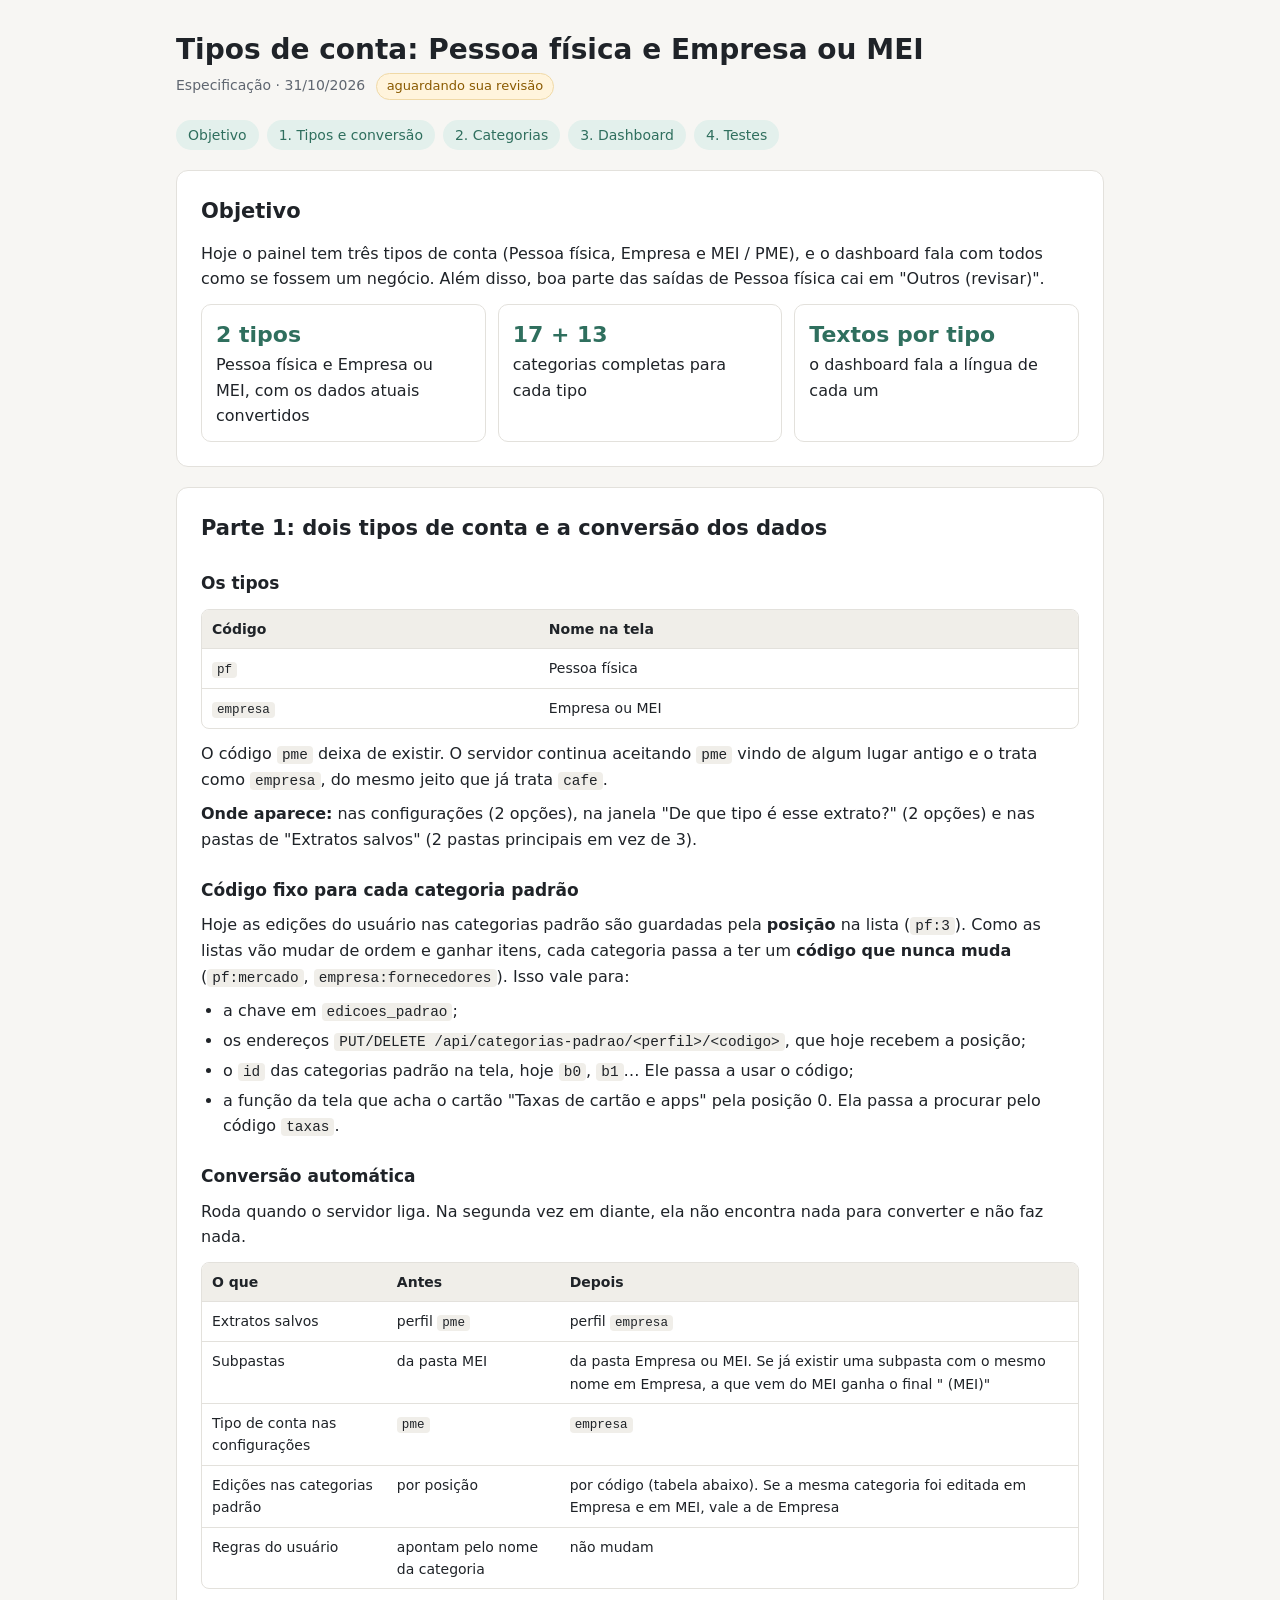
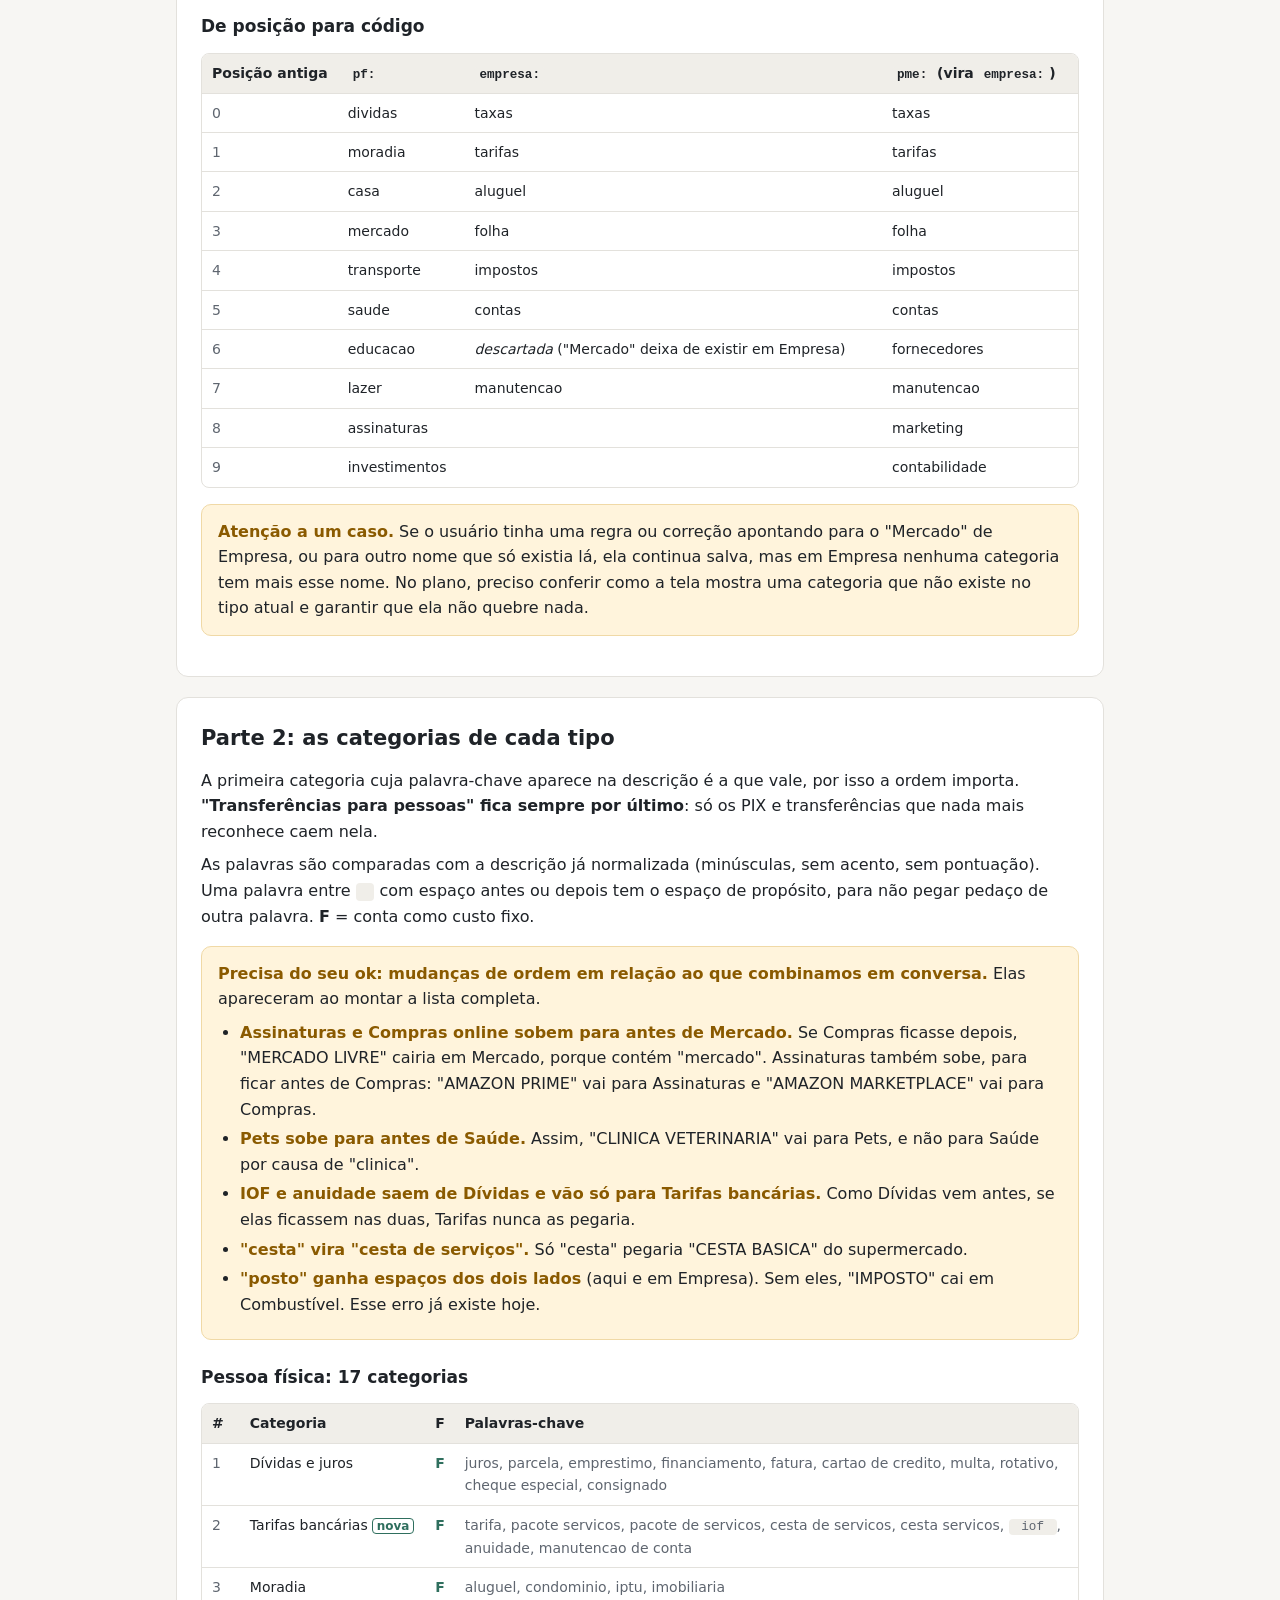
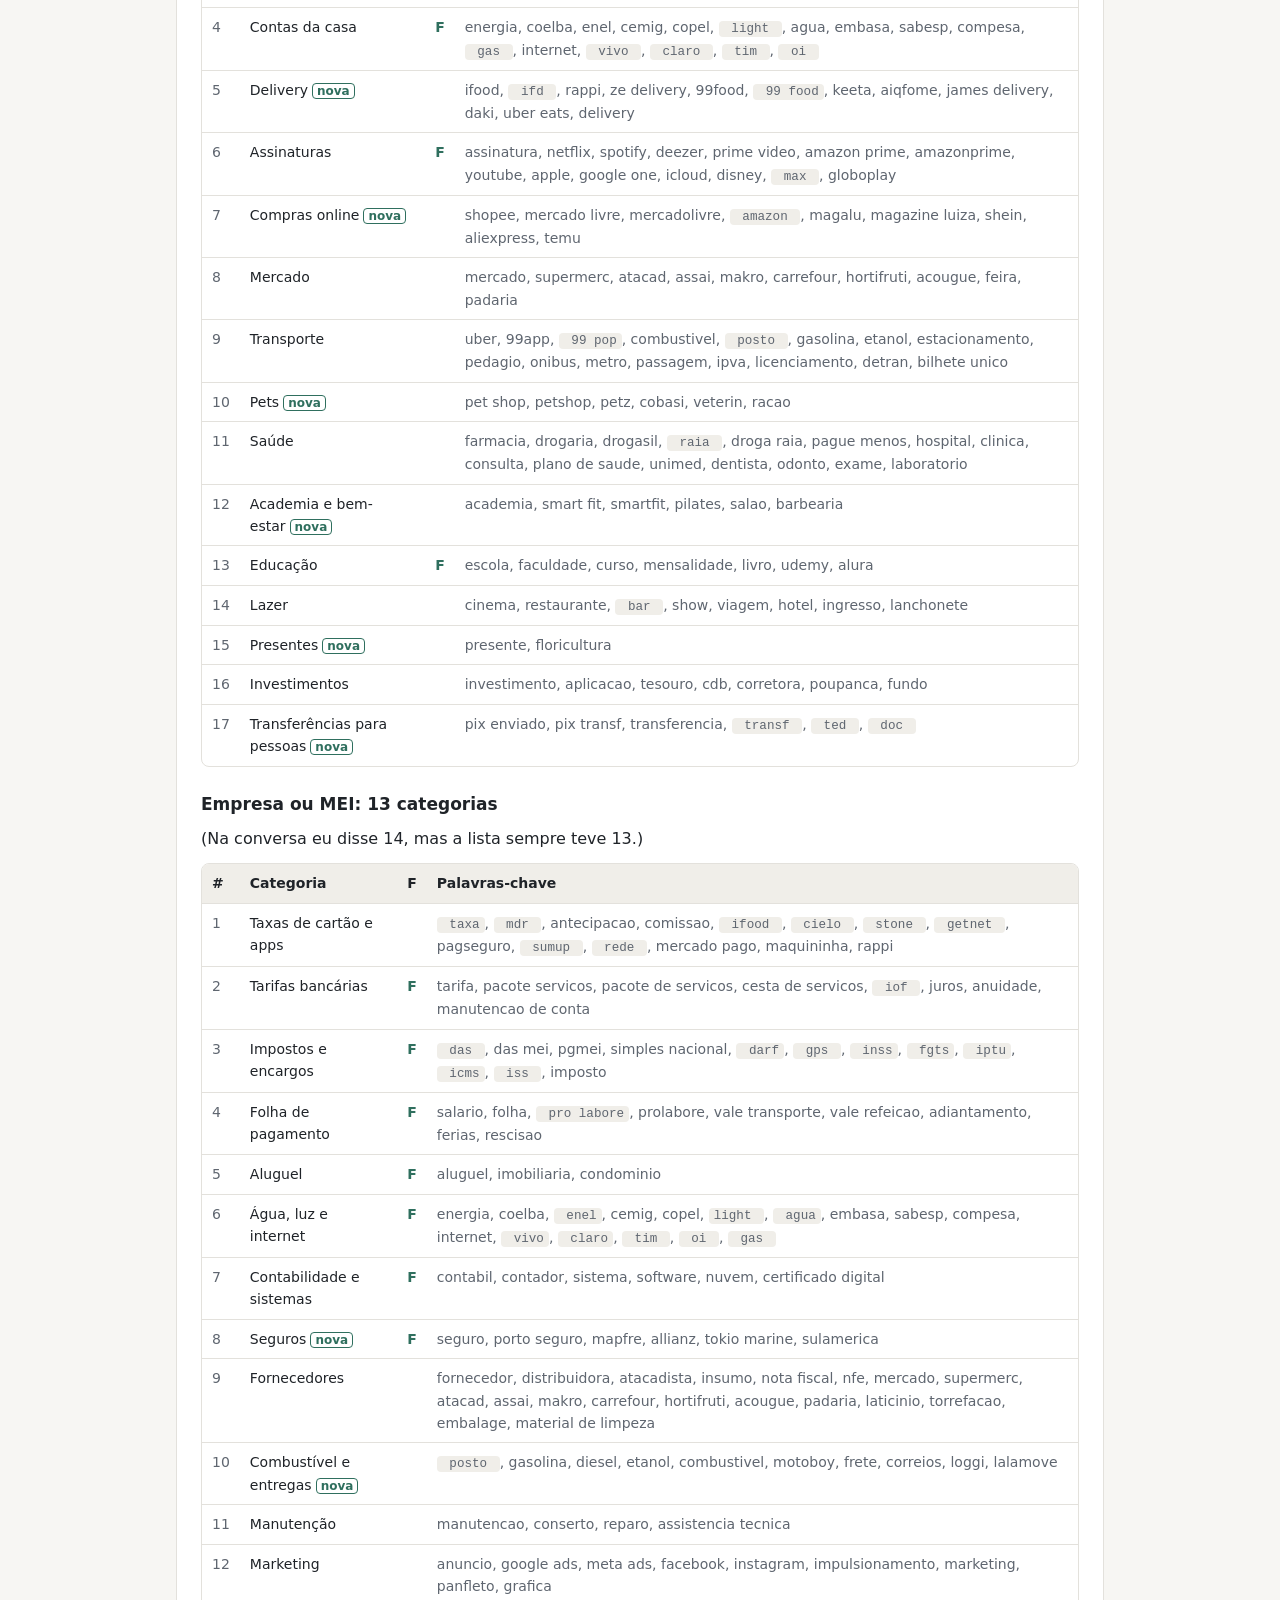
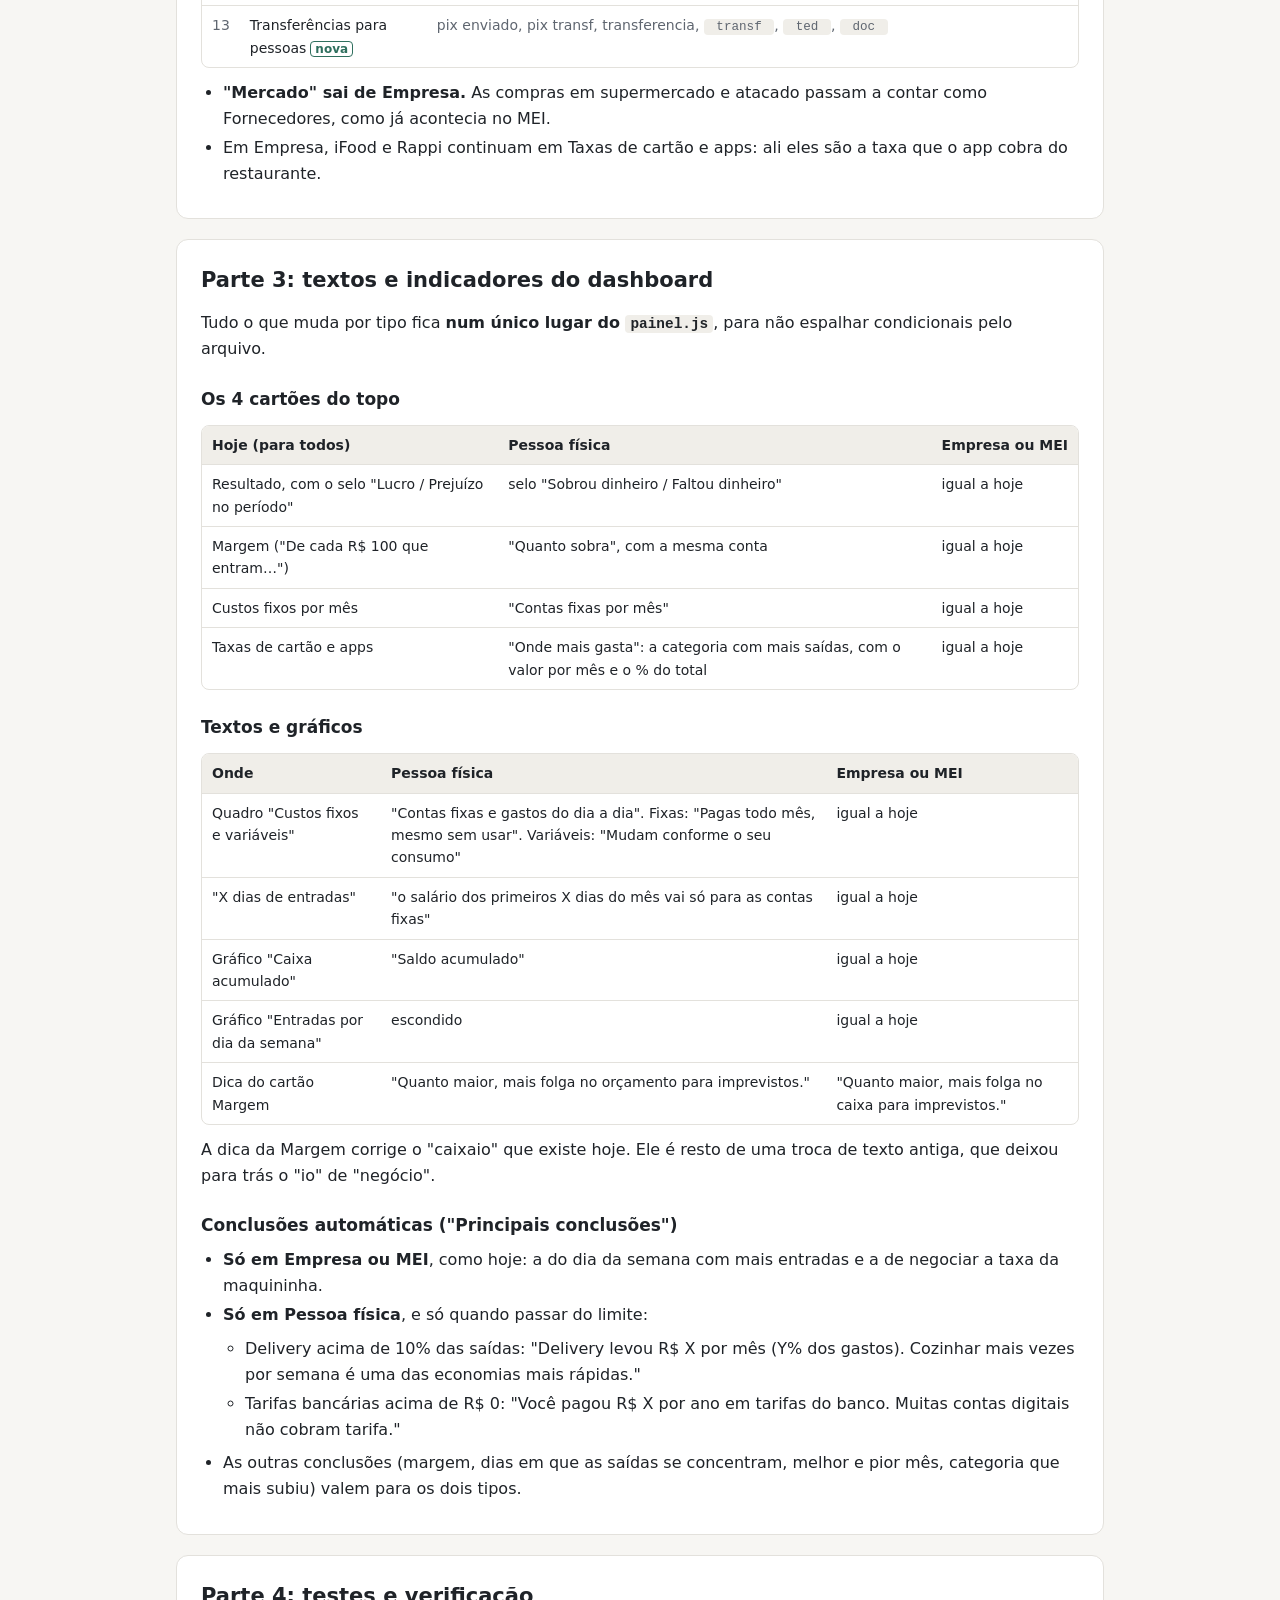
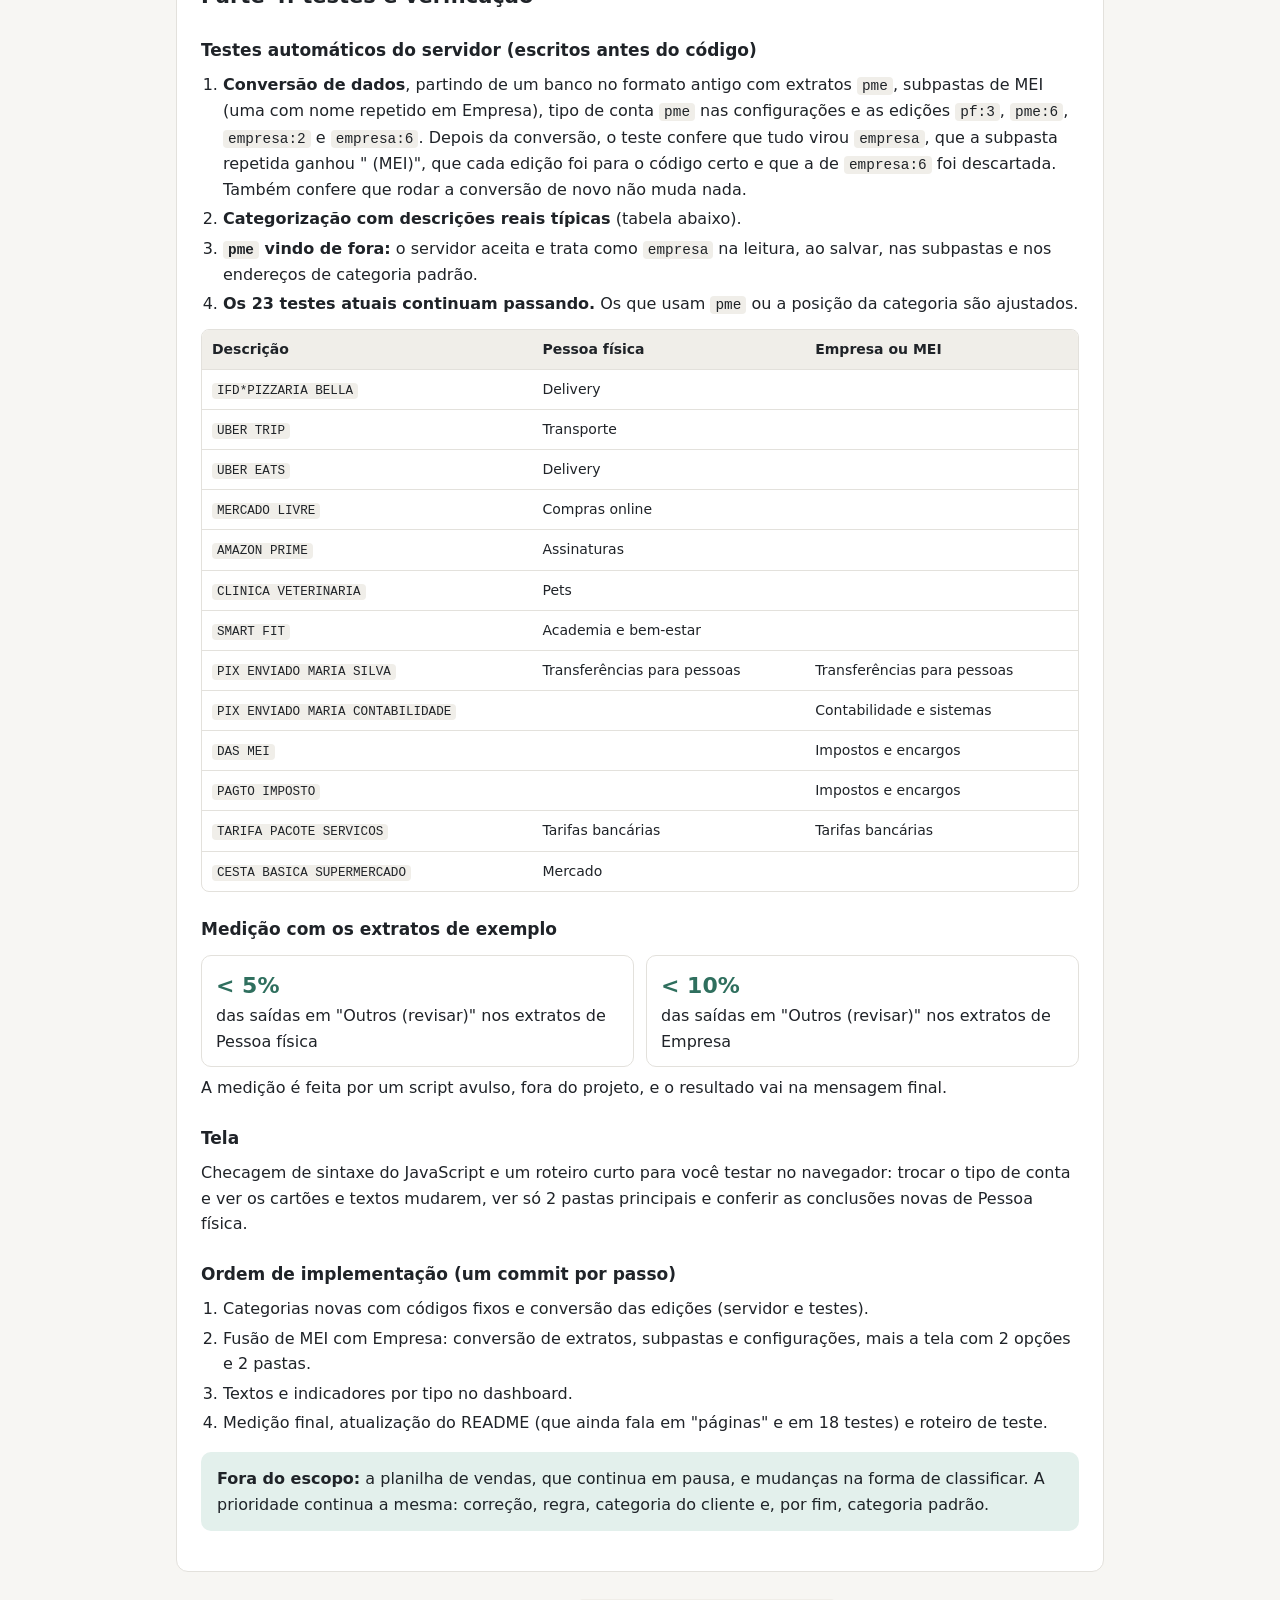
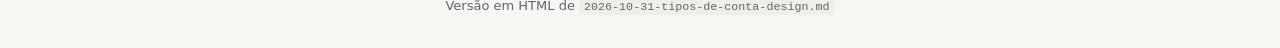
<file: docs/superpowers/specs/2026-10-31-tipos-de-conta-design.html>
<!doctype html>
<html lang="pt-BR">
<head>
<meta charset="utf-8">
<meta name="viewport" content="width=device-width, initial-scale=1">
<title>Tipos de conta</title>
<style>
:root{
  --bg:#f7f6f3; --card:#ffffff; --text:#1f2328; --muted:#5f6670; --line:#e3e1dc;
  --accent:#2f6f5e; --accent-soft:#e3f0ec; --warn:#8a5a00; --warn-soft:#fff4dc; --warn-line:#f0d9a6;
  --code:#f0eee9; --new:#2f6f5e;
}
@media (prefers-color-scheme: dark){
  :root:not([data-theme="light"]){
    --bg:#16181b; --card:#1e2125; --text:#e6e6e3; --muted:#a0a6ad; --line:#30343a;
    --accent:#7cc3ad; --accent-soft:#1f3530; --warn:#f0c46a; --warn-soft:#2e2715; --warn-line:#5a4a22;
    --code:#2a2e33; --new:#7cc3ad;
  }
}
:root[data-theme="dark"]{
  --bg:#16181b; --card:#1e2125; --text:#e6e6e3; --muted:#a0a6ad; --line:#30343a;
  --accent:#7cc3ad; --accent-soft:#1f3530; --warn:#f0c46a; --warn-soft:#2e2715; --warn-line:#5a4a22;
  --code:#2a2e33; --new:#7cc3ad;
}
*{box-sizing:border-box}
body{margin:0;background:var(--bg);color:var(--text);font:16px/1.6 system-ui,-apple-system,"Segoe UI",Roboto,sans-serif}
.wrap{max-width:960px;margin:0 auto;padding:32px 16px 64px}
header h1{font-size:28px;line-height:1.25;margin:0 0 6px}
.meta{color:var(--muted);font-size:14px}
.status{display:inline-block;background:var(--warn-soft);color:var(--warn);border:1px solid var(--warn-line);border-radius:999px;padding:2px 10px;font-size:13px;margin-left:6px}
nav{margin:20px 0 8px;display:flex;flex-wrap:wrap;gap:8px}
nav a{color:var(--accent);background:var(--accent-soft);text-decoration:none;font-size:14px;padding:4px 12px;border-radius:999px}
section{background:var(--card);border:1px solid var(--line);border-radius:12px;padding:24px;margin-top:20px}
h2{font-size:21px;margin:0 0 12px}
h3{font-size:17px;margin:24px 0 8px}
p{margin:8px 0}
ul,ol{padding-left:22px;margin:8px 0}
li{margin:4px 0}
.table{overflow-x:auto;margin:12px 0;border:1px solid var(--line);border-radius:8px}
table{border-collapse:collapse;width:100%;font-size:14px}
th,td{text-align:left;vertical-align:top;padding:8px 10px;border-bottom:1px solid var(--line)}
th{background:var(--code);font-weight:600;white-space:nowrap}
tr:last-child td{border-bottom:0}
td.n{color:var(--muted);width:1%;white-space:nowrap}
td.f{text-align:center;font-weight:600;color:var(--accent)}
code{background:var(--code);border-radius:4px;padding:1px 5px;font-size:.9em;font-family:ui-monospace,Consolas,monospace;white-space:pre}
.kw{color:var(--muted)}
.new{color:var(--new);font-weight:600;font-size:12px;border:1px solid currentColor;border-radius:4px;padding:0 4px;margin-left:4px;white-space:nowrap}
.box{border-radius:10px;padding:14px 16px;margin:16px 0}
.box.warn{background:var(--warn-soft);border:1px solid var(--warn-line)}
.box.warn strong:first-child{color:var(--warn)}
.box.info{background:var(--accent-soft)}
.goals{display:grid;grid-template-columns:repeat(auto-fit,minmax(220px,1fr));gap:12px;margin-top:12px}
.goal{border:1px solid var(--line);border-radius:10px;padding:12px 14px}
.goal b{display:block;color:var(--accent);font-size:22px}
footer{color:var(--muted);font-size:13px;margin-top:24px;text-align:center}
</style>
</head>
<body>
<div class="wrap">

<header>
  <h1>Tipos de conta: Pessoa física e Empresa ou MEI</h1>
  <div class="meta">Especificação · 31/10/2026 <span class="status">aguardando sua revisão</span></div>
  <nav>
    <a href="#objetivo">Objetivo</a>
    <a href="#p1">1. Tipos e conversão</a>
    <a href="#p2">2. Categorias</a>
    <a href="#p3">3. Dashboard</a>
    <a href="#p4">4. Testes</a>
  </nav>
</header>

<section id="objetivo">
  <h2>Objetivo</h2>
  <p>Hoje o painel tem três tipos de conta (Pessoa física, Empresa e MEI / PME), e o dashboard fala com todos como se fossem um negócio. Além disso, boa parte das saídas de Pessoa física cai em "Outros (revisar)".</p>
  <div class="goals">
    <div class="goal"><b>2 tipos</b>Pessoa física e Empresa ou MEI, com os dados atuais convertidos</div>
    <div class="goal"><b>17 + 13</b>categorias completas para cada tipo</div>
    <div class="goal"><b>Textos por tipo</b>o dashboard fala a língua de cada um</div>
  </div>
</section>

<section id="p1">
  <h2>Parte 1: dois tipos de conta e a conversão dos dados</h2>
  <h3>Os tipos</h3>
  <div class="table"><table>
    <tr><th>Código</th><th>Nome na tela</th></tr>
    <tr><td><code>pf</code></td><td>Pessoa física</td></tr>
    <tr><td><code>empresa</code></td><td>Empresa ou MEI</td></tr>
  </table></div>
  <p>O código <code>pme</code> deixa de existir. O servidor continua aceitando <code>pme</code> vindo de algum lugar antigo e o trata como <code>empresa</code>, do mesmo jeito que já trata <code>cafe</code>.</p>
  <p><strong>Onde aparece:</strong> nas configurações (2 opções), na janela "De que tipo é esse extrato?" (2 opções) e nas pastas de "Extratos salvos" (2 pastas principais em vez de 3).</p>

  <h3>Código fixo para cada categoria padrão</h3>
  <p>Hoje as edições do usuário nas categorias padrão são guardadas pela <strong>posição</strong> na lista (<code>pf:3</code>). Como as listas vão mudar de ordem e ganhar itens, cada categoria passa a ter um <strong>código que nunca muda</strong> (<code>pf:mercado</code>, <code>empresa:fornecedores</code>). Isso vale para:</p>
  <ul>
    <li>a chave em <code>edicoes_padrao</code>;</li>
    <li>os endereços <code>PUT/DELETE /api/categorias-padrao/&lt;perfil&gt;/&lt;codigo&gt;</code>, que hoje recebem a posição;</li>
    <li>o <code>id</code> das categorias padrão na tela, hoje <code>b0</code>, <code>b1</code>… Ele passa a usar o código;</li>
    <li>a função da tela que acha o cartão "Taxas de cartão e apps" pela posição 0. Ela passa a procurar pelo código <code>taxas</code>.</li>
  </ul>

  <h3>Conversão automática</h3>
  <p>Roda quando o servidor liga. Na segunda vez em diante, ela não encontra nada para converter e não faz nada.</p>
  <div class="table"><table>
    <tr><th>O que</th><th>Antes</th><th>Depois</th></tr>
    <tr><td>Extratos salvos</td><td>perfil <code>pme</code></td><td>perfil <code>empresa</code></td></tr>
    <tr><td>Subpastas</td><td>da pasta MEI</td><td>da pasta Empresa ou MEI. Se já existir uma subpasta com o mesmo nome em Empresa, a que vem do MEI ganha o final " (MEI)"</td></tr>
    <tr><td>Tipo de conta nas configurações</td><td><code>pme</code></td><td><code>empresa</code></td></tr>
    <tr><td>Edições nas categorias padrão</td><td>por posição</td><td>por código (tabela abaixo). Se a mesma categoria foi editada em Empresa e em MEI, vale a de Empresa</td></tr>
    <tr><td>Regras do usuário</td><td>apontam pelo nome da categoria</td><td>não mudam</td></tr>
  </table></div>

  <h3>De posição para código</h3>
  <div class="table"><table>
    <tr><th>Posição antiga</th><th><code>pf:</code></th><th><code>empresa:</code></th><th><code>pme:</code> (vira <code>empresa:</code>)</th></tr>
    <tr><td class="n">0</td><td>dividas</td><td>taxas</td><td>taxas</td></tr>
    <tr><td class="n">1</td><td>moradia</td><td>tarifas</td><td>tarifas</td></tr>
    <tr><td class="n">2</td><td>casa</td><td>aluguel</td><td>aluguel</td></tr>
    <tr><td class="n">3</td><td>mercado</td><td>folha</td><td>folha</td></tr>
    <tr><td class="n">4</td><td>transporte</td><td>impostos</td><td>impostos</td></tr>
    <tr><td class="n">5</td><td>saude</td><td>contas</td><td>contas</td></tr>
    <tr><td class="n">6</td><td>educacao</td><td><em>descartada</em> ("Mercado" deixa de existir em Empresa)</td><td>fornecedores</td></tr>
    <tr><td class="n">7</td><td>lazer</td><td>manutencao</td><td>manutencao</td></tr>
    <tr><td class="n">8</td><td>assinaturas</td><td></td><td>marketing</td></tr>
    <tr><td class="n">9</td><td>investimentos</td><td></td><td>contabilidade</td></tr>
  </table></div>

  <div class="box warn"><strong>Atenção a um caso.</strong> Se o usuário tinha uma regra ou correção apontando para o "Mercado" de Empresa, ou para outro nome que só existia lá, ela continua salva, mas em Empresa nenhuma categoria tem mais esse nome. No plano, preciso conferir como a tela mostra uma categoria que não existe no tipo atual e garantir que ela não quebre nada.</div>
</section>

<section id="p2">
  <h2>Parte 2: as categorias de cada tipo</h2>
  <p>A primeira categoria cuja palavra-chave aparece na descrição é a que vale, por isso a ordem importa. <strong>"Transferências para pessoas" fica sempre por último</strong>: só os PIX e transferências que nada mais reconhece caem nela.</p>
  <p>As palavras são comparadas com a descrição já normalizada (minúsculas, sem acento, sem pontuação). Uma palavra entre <code> </code> com espaço antes ou depois tem o espaço de propósito, para não pegar pedaço de outra palavra. <strong>F</strong> = conta como custo fixo.</p>

  <div class="box warn">
    <strong>Precisa do seu ok: mudanças de ordem em relação ao que combinamos em conversa.</strong> Elas apareceram ao montar a lista completa.
    <ul>
      <li><strong>Assinaturas e Compras online sobem para antes de Mercado.</strong> Se Compras ficasse depois, "MERCADO LIVRE" cairia em Mercado, porque contém "mercado". Assinaturas também sobe, para ficar antes de Compras: "AMAZON PRIME" vai para Assinaturas e "AMAZON MARKETPLACE" vai para Compras.</li>
      <li><strong>Pets sobe para antes de Saúde.</strong> Assim, "CLINICA VETERINARIA" vai para Pets, e não para Saúde por causa de "clinica".</li>
      <li><strong>IOF e anuidade saem de Dívidas e vão só para Tarifas bancárias.</strong> Como Dívidas vem antes, se elas ficassem nas duas, Tarifas nunca as pegaria.</li>
      <li><strong>"cesta" vira "cesta de serviços".</strong> Só "cesta" pegaria "CESTA BASICA" do supermercado.</li>
      <li><strong>"posto" ganha espaços dos dois lados</strong> (aqui e em Empresa). Sem eles, "IMPOSTO" cai em Combustível. Esse erro já existe hoje.</li>
    </ul>
  </div>

  <h3>Pessoa física: 17 categorias</h3>
  <div class="table"><table>
    <tr><th>#</th><th>Categoria</th><th>F</th><th>Palavras-chave</th></tr>
    <tr><td class="n">1</td><td>Dívidas e juros</td><td class="f">F</td><td class="kw">juros, parcela, emprestimo, financiamento, fatura, cartao de credito, multa, rotativo, cheque especial, consignado</td></tr>
    <tr><td class="n">2</td><td>Tarifas bancárias<span class="new">nova</span></td><td class="f">F</td><td class="kw">tarifa, pacote servicos, pacote de servicos, cesta de servicos, cesta servicos, <code> iof </code>, anuidade, manutencao de conta</td></tr>
    <tr><td class="n">3</td><td>Moradia</td><td class="f">F</td><td class="kw">aluguel, condominio, iptu, imobiliaria</td></tr>
    <tr><td class="n">4</td><td>Contas da casa</td><td class="f">F</td><td class="kw">energia, coelba, enel, cemig, copel, <code> light </code>, agua, embasa, sabesp, compesa, <code> gas </code>, internet, <code> vivo </code>, <code> claro </code>, <code> tim </code>, <code> oi </code></td></tr>
    <tr><td class="n">5</td><td>Delivery<span class="new">nova</span></td><td></td><td class="kw">ifood, <code> ifd </code>, rappi, ze delivery, 99food, <code> 99 food</code>, keeta, aiqfome, james delivery, daki, uber eats, delivery</td></tr>
    <tr><td class="n">6</td><td>Assinaturas</td><td class="f">F</td><td class="kw">assinatura, netflix, spotify, deezer, prime video, amazon prime, amazonprime, youtube, apple, google one, icloud, disney, <code> max </code>, globoplay</td></tr>
    <tr><td class="n">7</td><td>Compras online<span class="new">nova</span></td><td></td><td class="kw">shopee, mercado livre, mercadolivre, <code> amazon </code>, magalu, magazine luiza, shein, aliexpress, temu</td></tr>
    <tr><td class="n">8</td><td>Mercado</td><td></td><td class="kw">mercado, supermerc, atacad, assai, makro, carrefour, hortifruti, acougue, feira, padaria</td></tr>
    <tr><td class="n">9</td><td>Transporte</td><td></td><td class="kw">uber, 99app, <code> 99 pop</code>, combustivel, <code> posto </code>, gasolina, etanol, estacionamento, pedagio, onibus, metro, passagem, ipva, licenciamento, detran, bilhete unico</td></tr>
    <tr><td class="n">10</td><td>Pets<span class="new">nova</span></td><td></td><td class="kw">pet shop, petshop, petz, cobasi, veterin, racao</td></tr>
    <tr><td class="n">11</td><td>Saúde</td><td></td><td class="kw">farmacia, drogaria, drogasil, <code> raia </code>, droga raia, pague menos, hospital, clinica, consulta, plano de saude, unimed, dentista, odonto, exame, laboratorio</td></tr>
    <tr><td class="n">12</td><td>Academia e bem-estar<span class="new">nova</span></td><td></td><td class="kw">academia, smart fit, smartfit, pilates, salao, barbearia</td></tr>
    <tr><td class="n">13</td><td>Educação</td><td class="f">F</td><td class="kw">escola, faculdade, curso, mensalidade, livro, udemy, alura</td></tr>
    <tr><td class="n">14</td><td>Lazer</td><td></td><td class="kw">cinema, restaurante, <code> bar </code>, show, viagem, hotel, ingresso, lanchonete</td></tr>
    <tr><td class="n">15</td><td>Presentes<span class="new">nova</span></td><td></td><td class="kw">presente, floricultura</td></tr>
    <tr><td class="n">16</td><td>Investimentos</td><td></td><td class="kw">investimento, aplicacao, tesouro, cdb, corretora, poupanca, fundo</td></tr>
    <tr><td class="n">17</td><td>Transferências para pessoas<span class="new">nova</span></td><td></td><td class="kw">pix enviado, pix transf, transferencia, <code> transf </code>, <code> ted </code>, <code> doc </code></td></tr>
  </table></div>

  <h3>Empresa ou MEI: 13 categorias</h3>
  <p>(Na conversa eu disse 14, mas a lista sempre teve 13.)</p>
  <div class="table"><table>
    <tr><th>#</th><th>Categoria</th><th>F</th><th>Palavras-chave</th></tr>
    <tr><td class="n">1</td><td>Taxas de cartão e apps</td><td></td><td class="kw"><code> taxa</code>, <code> mdr </code>, antecipacao, comissao, <code> ifood </code>, <code> cielo </code>, <code> stone </code>, <code> getnet </code>, pagseguro, <code> sumup </code>, <code> rede </code>, mercado pago, maquininha, rappi</td></tr>
    <tr><td class="n">2</td><td>Tarifas bancárias</td><td class="f">F</td><td class="kw">tarifa, pacote servicos, pacote de servicos, cesta de servicos, <code> iof </code>, juros, anuidade, manutencao de conta</td></tr>
    <tr><td class="n">3</td><td>Impostos e encargos</td><td class="f">F</td><td class="kw"><code> das </code>, das mei, pgmei, simples nacional, <code> darf</code>, <code> gps </code>, <code> inss</code>, <code> fgts</code>, <code> iptu</code>, <code> icms</code>, <code> iss </code>, imposto</td></tr>
    <tr><td class="n">4</td><td>Folha de pagamento</td><td class="f">F</td><td class="kw">salario, folha, <code> pro labore</code>, prolabore, vale transporte, vale refeicao, adiantamento, ferias, rescisao</td></tr>
    <tr><td class="n">5</td><td>Aluguel</td><td class="f">F</td><td class="kw">aluguel, imobiliaria, condominio</td></tr>
    <tr><td class="n">6</td><td>Água, luz e internet</td><td class="f">F</td><td class="kw">energia, coelba, <code> enel</code>, cemig, copel, <code>light </code>, <code> agua</code>, embasa, sabesp, compesa, internet, <code> vivo</code>, <code> claro</code>, <code> tim </code>, <code> oi </code>, <code> gas </code></td></tr>
    <tr><td class="n">7</td><td>Contabilidade e sistemas</td><td class="f">F</td><td class="kw">contabil, contador, sistema, software, nuvem, certificado digital</td></tr>
    <tr><td class="n">8</td><td>Seguros<span class="new">nova</span></td><td class="f">F</td><td class="kw">seguro, porto seguro, mapfre, allianz, tokio marine, sulamerica</td></tr>
    <tr><td class="n">9</td><td>Fornecedores</td><td></td><td class="kw">fornecedor, distribuidora, atacadista, insumo, nota fiscal, nfe, mercado, supermerc, atacad, assai, makro, carrefour, hortifruti, acougue, padaria, laticinio, torrefacao, embalage, material de limpeza</td></tr>
    <tr><td class="n">10</td><td>Combustível e entregas<span class="new">nova</span></td><td></td><td class="kw"><code> posto </code>, gasolina, diesel, etanol, combustivel, motoboy, frete, correios, loggi, lalamove</td></tr>
    <tr><td class="n">11</td><td>Manutenção</td><td></td><td class="kw">manutencao, conserto, reparo, assistencia tecnica</td></tr>
    <tr><td class="n">12</td><td>Marketing</td><td></td><td class="kw">anuncio, google ads, meta ads, facebook, instagram, impulsionamento, marketing, panfleto, grafica</td></tr>
    <tr><td class="n">13</td><td>Transferências para pessoas<span class="new">nova</span></td><td></td><td class="kw">pix enviado, pix transf, transferencia, <code> transf </code>, <code> ted </code>, <code> doc </code></td></tr>
  </table></div>
  <ul>
    <li><strong>"Mercado" sai de Empresa.</strong> As compras em supermercado e atacado passam a contar como Fornecedores, como já acontecia no MEI.</li>
    <li>Em Empresa, iFood e Rappi continuam em Taxas de cartão e apps: ali eles são a taxa que o app cobra do restaurante.</li>
  </ul>
</section>

<section id="p3">
  <h2>Parte 3: textos e indicadores do dashboard</h2>
  <p>Tudo o que muda por tipo fica <strong>num único lugar do <code>painel.js</code></strong>, para não espalhar condicionais pelo arquivo.</p>

  <h3>Os 4 cartões do topo</h3>
  <div class="table"><table>
    <tr><th>Hoje (para todos)</th><th>Pessoa física</th><th>Empresa ou MEI</th></tr>
    <tr><td>Resultado, com o selo "Lucro / Prejuízo no período"</td><td>selo "Sobrou dinheiro / Faltou dinheiro"</td><td>igual a hoje</td></tr>
    <tr><td>Margem ("De cada R$ 100 que entram…")</td><td>"Quanto sobra", com a mesma conta</td><td>igual a hoje</td></tr>
    <tr><td>Custos fixos por mês</td><td>"Contas fixas por mês"</td><td>igual a hoje</td></tr>
    <tr><td>Taxas de cartão e apps</td><td>"Onde mais gasta": a categoria com mais saídas, com o valor por mês e o % do total</td><td>igual a hoje</td></tr>
  </table></div>

  <h3>Textos e gráficos</h3>
  <div class="table"><table>
    <tr><th>Onde</th><th>Pessoa física</th><th>Empresa ou MEI</th></tr>
    <tr><td>Quadro "Custos fixos e variáveis"</td><td>"Contas fixas e gastos do dia a dia". Fixas: "Pagas todo mês, mesmo sem usar". Variáveis: "Mudam conforme o seu consumo"</td><td>igual a hoje</td></tr>
    <tr><td>"X dias de entradas"</td><td>"o salário dos primeiros X dias do mês vai só para as contas fixas"</td><td>igual a hoje</td></tr>
    <tr><td>Gráfico "Caixa acumulado"</td><td>"Saldo acumulado"</td><td>igual a hoje</td></tr>
    <tr><td>Gráfico "Entradas por dia da semana"</td><td>escondido</td><td>igual a hoje</td></tr>
    <tr><td>Dica do cartão Margem</td><td>"Quanto maior, mais folga no orçamento para imprevistos."</td><td>"Quanto maior, mais folga no caixa para imprevistos."</td></tr>
  </table></div>
  <p>A dica da Margem corrige o "caixaio" que existe hoje. Ele é resto de uma troca de texto antiga, que deixou para trás o "io" de "negócio".</p>

  <h3>Conclusões automáticas ("Principais conclusões")</h3>
  <ul>
    <li><strong>Só em Empresa ou MEI</strong>, como hoje: a do dia da semana com mais entradas e a de negociar a taxa da maquininha.</li>
    <li><strong>Só em Pessoa física</strong>, e só quando passar do limite:
      <ul>
        <li>Delivery acima de 10% das saídas: "Delivery levou R$ X por mês (Y% dos gastos). Cozinhar mais vezes por semana é uma das economias mais rápidas."</li>
        <li>Tarifas bancárias acima de R$ 0: "Você pagou R$ X por ano em tarifas do banco. Muitas contas digitais não cobram tarifa."</li>
      </ul>
    </li>
    <li>As outras conclusões (margem, dias em que as saídas se concentram, melhor e pior mês, categoria que mais subiu) valem para os dois tipos.</li>
  </ul>
</section>

<section id="p4">
  <h2>Parte 4: testes e verificação</h2>
  <h3>Testes automáticos do servidor (escritos antes do código)</h3>
  <ol>
    <li><strong>Conversão de dados</strong>, partindo de um banco no formato antigo com extratos <code>pme</code>, subpastas de MEI (uma com nome repetido em Empresa), tipo de conta <code>pme</code> nas configurações e as edições <code>pf:3</code>, <code>pme:6</code>, <code>empresa:2</code> e <code>empresa:6</code>. Depois da conversão, o teste confere que tudo virou <code>empresa</code>, que a subpasta repetida ganhou " (MEI)", que cada edição foi para o código certo e que a de <code>empresa:6</code> foi descartada. Também confere que rodar a conversão de novo não muda nada.</li>
    <li><strong>Categorização com descrições reais típicas</strong> (tabela abaixo).</li>
    <li><strong><code>pme</code> vindo de fora:</strong> o servidor aceita e trata como <code>empresa</code> na leitura, ao salvar, nas subpastas e nos endereços de categoria padrão.</li>
    <li><strong>Os 23 testes atuais continuam passando.</strong> Os que usam <code>pme</code> ou a posição da categoria são ajustados.</li>
  </ol>
  <div class="table"><table>
    <tr><th>Descrição</th><th>Pessoa física</th><th>Empresa ou MEI</th></tr>
    <tr><td><code>IFD*PIZZARIA BELLA</code></td><td>Delivery</td><td></td></tr>
    <tr><td><code>UBER TRIP</code></td><td>Transporte</td><td></td></tr>
    <tr><td><code>UBER EATS</code></td><td>Delivery</td><td></td></tr>
    <tr><td><code>MERCADO LIVRE</code></td><td>Compras online</td><td></td></tr>
    <tr><td><code>AMAZON PRIME</code></td><td>Assinaturas</td><td></td></tr>
    <tr><td><code>CLINICA VETERINARIA</code></td><td>Pets</td><td></td></tr>
    <tr><td><code>SMART FIT</code></td><td>Academia e bem-estar</td><td></td></tr>
    <tr><td><code>PIX ENVIADO MARIA SILVA</code></td><td>Transferências para pessoas</td><td>Transferências para pessoas</td></tr>
    <tr><td><code>PIX ENVIADO MARIA CONTABILIDADE</code></td><td></td><td>Contabilidade e sistemas</td></tr>
    <tr><td><code>DAS MEI</code></td><td></td><td>Impostos e encargos</td></tr>
    <tr><td><code>PAGTO IMPOSTO</code></td><td></td><td>Impostos e encargos</td></tr>
    <tr><td><code>TARIFA PACOTE SERVICOS</code></td><td>Tarifas bancárias</td><td>Tarifas bancárias</td></tr>
    <tr><td><code>CESTA BASICA SUPERMERCADO</code></td><td>Mercado</td><td></td></tr>
  </table></div>

  <h3>Medição com os extratos de exemplo</h3>
  <div class="goals">
    <div class="goal"><b>&lt; 5%</b>das saídas em "Outros (revisar)" nos extratos de Pessoa física</div>
    <div class="goal"><b>&lt; 10%</b>das saídas em "Outros (revisar)" nos extratos de Empresa</div>
  </div>
  <p>A medição é feita por um script avulso, fora do projeto, e o resultado vai na mensagem final.</p>

  <h3>Tela</h3>
  <p>Checagem de sintaxe do JavaScript e um roteiro curto para você testar no navegador: trocar o tipo de conta e ver os cartões e textos mudarem, ver só 2 pastas principais e conferir as conclusões novas de Pessoa física.</p>

  <h3>Ordem de implementação (um commit por passo)</h3>
  <ol>
    <li>Categorias novas com códigos fixos e conversão das edições (servidor e testes).</li>
    <li>Fusão de MEI com Empresa: conversão de extratos, subpastas e configurações, mais a tela com 2 opções e 2 pastas.</li>
    <li>Textos e indicadores por tipo no dashboard.</li>
    <li>Medição final, atualização do README (que ainda fala em "páginas" e em 18 testes) e roteiro de teste.</li>
  </ol>

  <div class="box info"><strong>Fora do escopo:</strong> a planilha de vendas, que continua em pausa, e mudanças na forma de classificar. A prioridade continua a mesma: correção, regra, categoria do cliente e, por fim, categoria padrão.</div>
</section>

<footer>Versão em HTML de <code>2026-10-31-tipos-de-conta-design.md</code></footer>
</div>
</body>
</html>
</file>
